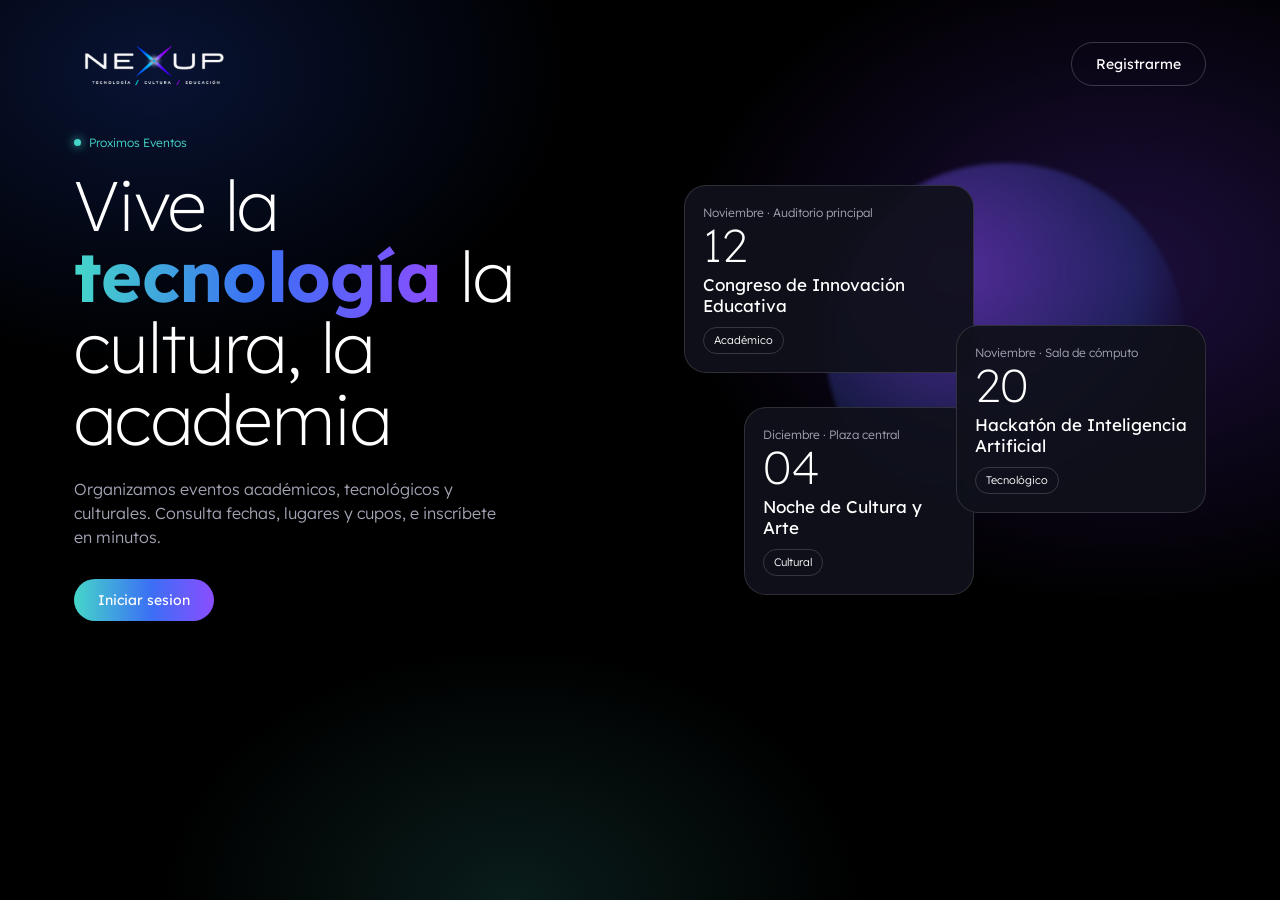
<file: index.html>
<!DOCTYPE html>
<html lang="es">

<head>
    <meta charset="UTF-8">
    <meta name="viewport" content="width=device-width, initial-scale=1.0">
    <title>NEXUP · Tecnología, cultura y educación</title>
    <link href="https://fonts.googleapis.com/css2?family=Lexend:wght@200;300;400;500&display=swap" rel="stylesheet">
    <link rel="stylesheet" href="style.css">
</head>

<body>
    <div class="glow"></div>
    <div class="wrap">
        <header>

            <a class="logo" href="#"><img src="image/logo nextup.png.png" alt="NEXUP"></a>


            <a class="btn btn-line" href="./pages/login.html">Registrarme</a>
        </header>

        <main>
            <section class="hero">
                <div>
                    <div class="tag"><i></i>Proximos Eventos</div>
                    <h1>Vive la <b><strong>tecnología</strong></b> la cultura, la academia</b></h1>
                    <p class="lead">Organizamos eventos académicos, tecnológicos y culturales. Consulta fechas, lugares
                        y cupos, e inscríbete en minutos.</p>
                    <div class="cta"><a class="btn btn-main" href="./pages/login.html">Iniciar sesion</a></div>
                </div>
                <div class="stage" aria-label="Eventos destacados">
                    <div class="orb"></div>
                    <article class="ev a">
                        <div class="d">Noviembre · Auditorio principal</div>
                        <p class="big">12</p>
                        <h3>Congreso de Innovación Educativa</h3>
                        <span class="chip">Académico</span>
                    </article>
                    <article class="ev b">
                        <div class="d">Noviembre · Sala de cómputo</div>
                        <p class="big">20</p>
                        <h3>Hackatón de Inteligencia Artificial</h3>
                        <span class="chip">Tecnológico</span>
                    </article>
                    <article class="ev c">
                        <div class="d">Diciembre · Plaza central</div>
                        <p class="big">04</p>
                        <h3>Noche de Cultura y Arte</h3>
                        <span class="chip">Cultural</span>
                    </article>
                </div>
            </section>
</file>
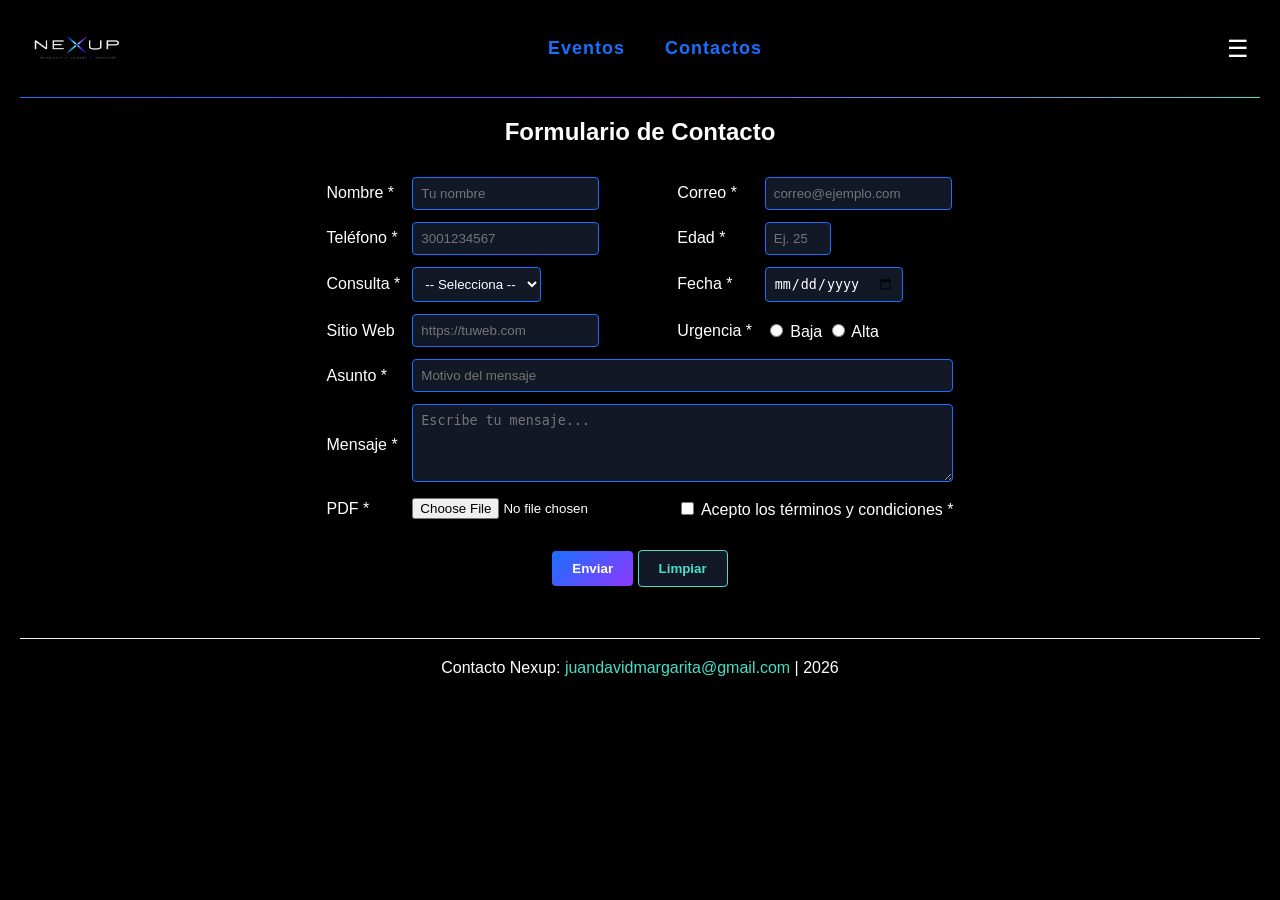
<file: pages/formulario.html>
<!DOCTYPE html>
<html lang="es">

<head>
    <meta charset="UTF-8">
    <title>Formulario de Contacto - NEXUP</title>
</head>
<link rel="stylesheet" href="../styles/styles_formulario.css">

<body>

    <table style="width: 100%; border-collapse: collapse; margin-bottom: 20px;">
        <tr>
            <td style="vertical-align: middle; text-align: left; width: 90px;">
                <a href="/index.html" title="Volver a la página principal" class="logo-circle-container">
                    <img src="../img/NEXUP_logo_blanco_transparente.png" alt="Logotipo NEXUP">
                </a>
            </td>
            <nav>
                <td style="vertical-align: middle; text-align: left;">
                    <span class="zona-desplazamiento">
                        <a href="eventos.html">Eventos</a>
                        <a href="formulario.html">Contactos</a>
                    </span>
                </td>
            </nav>
            <td style="vertical-align: middle; text-align: right; width: 80px; position: relative;">
                <details style="display: inline-block; position: relative;">
                    <summary style="cursor: pointer; list-style: none; font-size: 24px; padding: 5px 10px;"
                        title="Menú">☰</summary>
                    <div class="dropdown-menu">
                        <button class="btn-logout" onclick="cerrarSesion()">Cerrar Sesión</button>
                    </div>
                </details>
            </td>
        </tr>
    </table>

    <hr>

    <h2>Formulario de Contacto</h2>

    <form action="#" method="post">
        <table style="border-collapse: separate; border-spacing: 10px;">

            <tr>
                <td><label for="nombre">Nombre *</label></td>
                <td>
                    <input type="text" id="nombre" name="nombre" required minlength="3" maxlength="50"
                        pattern="[a-zA-ZáéíóúÁÉÍÓÚñÑ\s]+" title="Solo letras y espacios" placeholder="Tu nombre">
                </td>

                <td><label for="correo">Correo *</label></td>
                <td>
                    <input type="email" id="correo" name="correo" required maxlength="80"
                        pattern="[a-z0-9._%+-]+@[a-z0-9.-]+\.[a-z]{2,}$" title="Correo válido"
                        placeholder="correo@ejemplo.com">
                </td>
            </tr>

            <tr>
                <td><label for="telefono">Teléfono *</label></td>
                <td>
                    <input type="tel" id="telefono" name="telefono" required minlength="10" maxlength="10"
                        pattern="[0-9]{10}" title="10 dígitos exactos" placeholder="3001234567">
                </td>

                <td><label for="edad">Edad *</label></td>
                <td>
                    <input type="number" id="edad" name="edad" required min="18" max="100" title="Entre 18 y 100 años"
                        placeholder="Ej. 25">
                </td>
            </tr>

            <tr>
                <td><label for="tipo_consulta">Consulta *</label></td>
                <td>
                    <select id="tipo_consulta" name="tipo_consulta" required>
                        <option value="" disabled selected>-- Selecciona --</option>
                        <option value="soporte">Soporte</option>
                        <option value="ventas">Ventas</option>
                        <option value="reclamo">Reclamo</option>
                    </select>
                </td>

                <td><label for="fecha_contacto">Fecha *</label></td>
                <td>
                    <input type="date" id="fecha_contacto" name="fecha_contacto" required min="2026-10-23">
                </td>
            </tr>

            <tr>
                <td><label for="sitioweb">Sitio Web</label></td>
                <td>
                    <input type="url" id="sitioweb" name="sitioweb" placeholder="https://tuweb.com">
                </td>

                <td><label>Urgencia *</label></td>
                <td>
                    <input type="radio" id="baja" name="urgencia" value="baja" required> <label for="baja">Baja</label>
                    <input type="radio" id="alta" name="urgencia" value="alta"> <label for="alta">Alta</label>
                </td>
            </tr>

            <tr>
                <td><label for="asunto">Asunto *</label></td>
                <td colspan="3">
                    <input type="text" id="asunto" name="asunto" required minlength="5" maxlength="60"
                        style="width: 100%; box-sizing: border-box;" placeholder="Motivo del mensaje">
                </td>
            </tr>

            <tr>
                <td><label for="mensaje">Mensaje *</label></td>
                <td colspan="3">
                    <textarea id="mensaje" name="mensaje" rows="4" required minlength="20" maxlength="500"
                        style="width: 100%; box-sizing: border-box;" placeholder="Escribe tu mensaje..."></textarea>
                </td>
            </tr>

            <tr>
                <td><label for="archivo">PDF *</label></td>
                <td>
                    <input type="file" id="archivo" name="archivo" accept=".pdf" required>
                </td>
                <td colspan="2">
                    <input type="checkbox" id="terminos" name="terminos" required>
                    <label for="terminos">Acepto los términos y condiciones *</label>
                </td>
            </tr>

            <tr>
                <td colspan="4" style="text-align: center; padding-top: 20px;">
                    <button type="submit">Enviar</button>
                    <button type="reset">Limpiar</button>
                </td>
            </tr>

        </table>
    </form>

    <footer style="margin-top: 40px; text-align: center; width: 100%; padding: 20px 0; border-top: 1px solid #eeeeee;">
        Contacto Nexup: <a href="mailto:juandavidmargarita@gmail.com">juandavidmargarita@gmail.com</a> | 2026
    </footer>

    <script src="../js/login.js"></script>
</body>

</html>
</file>
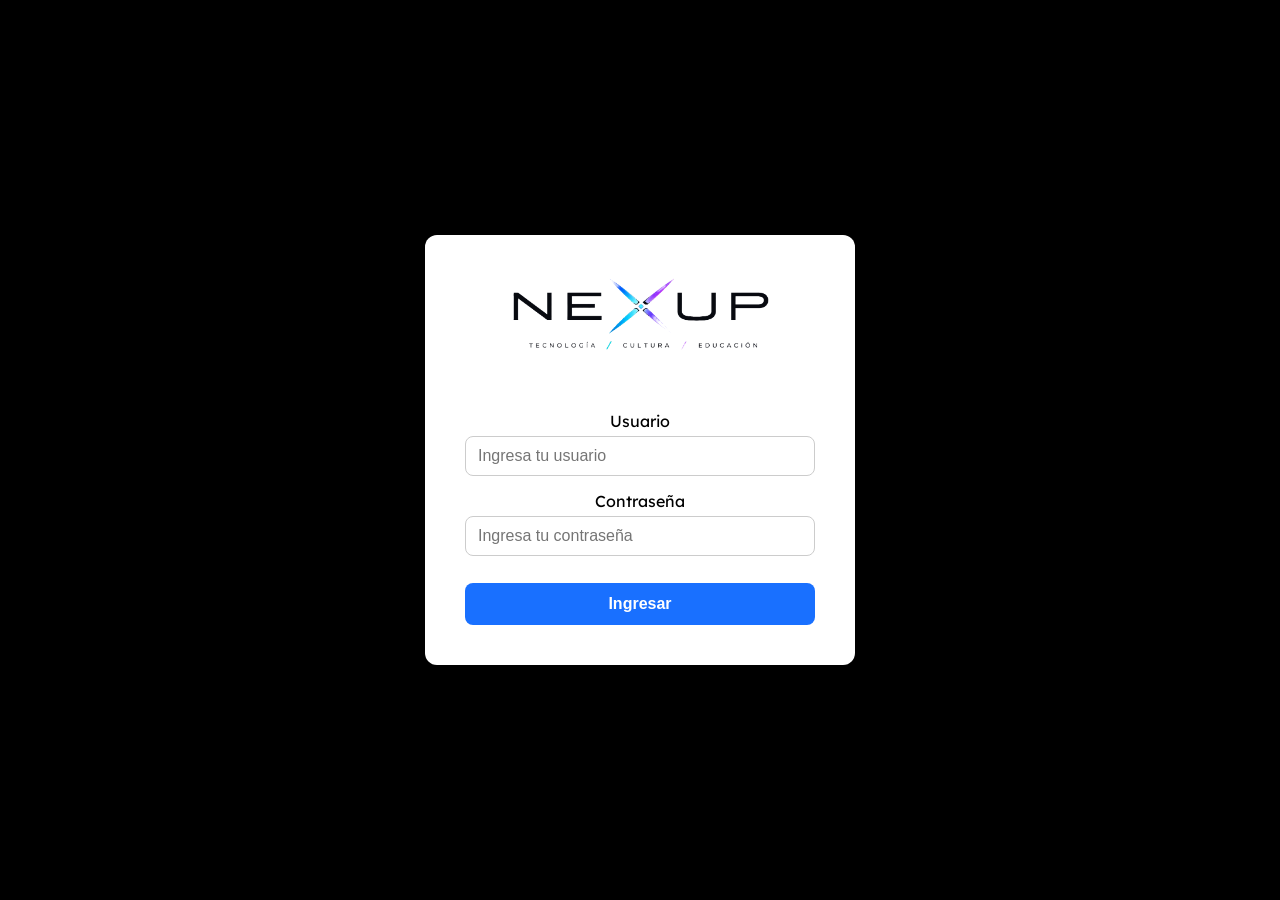
<file: pages/login.html>
<!DOCTYPE html>
<html lang="es">

<head>
    <meta charset="UTF-8">
    <meta name="viewport" content="width=device-width, initial-scale=1.0">
    <title>Login</title>
    <link rel="stylesheet" href="../styles/login.css">
    <link rel="stylesheet" href="https://fonts.googleapis.com/css2?family=Lexend:wght@200;300;400;500&display=swap">
</head>

<body>

    <div class="caja">
        <a href="../index.html">
            <img class="logo" src="../image/logo.png" alt="logo">
        </a>

        <form id="form-login" onsubmit="return validarLogin()">
            <div class="campo">
                <label for="usuario">Usuario</label>
                <input type="text" id="usuario" name="usuario" placeholder="Ingresa tu usuario">
            </div>

            <div class="campo">
                <label for="password">Contraseña</label>
                <input type="password" id="password" name="password" placeholder="Ingresa tu contraseña">
            </div>

            <button type="submit" class="btn-login">Ingresar</button>
        </form>
    </div>

    <script src="../js/login.js"></script>
</body>

</html>
</file>
<file: style.css>
:root{
    --bg:#000;
    --panel:#0d0e14;
    --line:#23242e;
    --txt:#fff;
    --mut:#a3a5b5;
    --blue:#3b6ff5;
    --violet:#8b4dff;
    --teal:#45d6c9;
box-sizing:border-box;
padding-top:env(safe-area-inset-top,0px);
padding-bottom:env(safe-area-inset-bottom,0px)
}
html{
    scroll-padding-top:env(safe-area-inset-top,0px);
    scroll-behavior:smooth
}
*,*::before,*::after{
    box-sizing:inherit
}
body{
    margin:0;
    background:var(--bg);
    color:var(--txt);
    font-family:'Lexend',system-ui,sans-serif;
    font-weight:300;
    line-height:1.5
}
a{
    color:inherit;
    text-decoration:none
}
a:focus-visible,button:focus-visible{
    outline:2px solid var(--teal);
    outline-offset:3px
}
.glow {
    position: fixed;        
    inset: 0;              
    z-index: 0;             
    pointer-events: none; 
    background:
        radial-gradient(600px 420px at 12% 8%, #1a3a9a55, transparent 70%),
        radial-gradient(640px 480px at 88% 30%, #6a35e044, transparent 70%),
        radial-gradient(500px 360px at 40% 100%, #45d6c922, transparent 70%);
}
.wrap {
    position:relative;
    z-index:1;
    max-width:1180px;
    margin:0 auto;
    padding:0 24px 40px 24px
}
header{
    display:flex;
    align-items:center;
    justify-content:space-between;
    padding:24px 0;
    gap:16px
}
.logo{
    display:flex;
    align-items:center;
    font-weight:300;
    letter-spacing:.32em;
    font-size:22px
}
.logo img{
    height:80px;
    width:auto;
    display:block
}
nav{
    display:flex;
    gap:32px;
    font-size:14px;
    color:var(--mut)
}
nav a:hover{
    color:#fff
}
.btn{
    display:inline-flex;
    align-items:center;
    gap:10px;
    border-radius:999px;
    padding:12px 24px;
    font:400 14px 'Lexend',sans-serif;
    cursor:pointer;
    border:0;
    transition:transform .20s
}
.btn:hover{
    transform:translateY(-2px)
}
.btn-main{
    background:linear-gradient(90deg,var(--teal),var(--blue) 55%,var(--violet));
    color:#fff
}
.btn-line{
    border:1px solid #fff3;
    color:#fff;
    background:transparent
}
.layout{
    display:grid;
    grid-template-columns:56px 1fr;
    gap:28px;
    margin-top:8px
}
.hero{
    display:grid;
    grid-template-columns:1.05fr .95fr;
    gap:32px;
    align-items:center;
    min-height:470px
}
.tag{
    display:inline-flex;
    align-items:center;
    gap:8px;
    font-size:12px;
    color:var(--teal);
    margin-bottom:18px
}
.tag i{
    width:7px;
    height:7px;
    border-radius:50%;
    background:var(--teal);
    box-shadow:0 0 10px var(--teal)
}
h1{
    font-weight:200;
    font-size:clamp(38px,5.6vw,70px);
    line-height:1.02;
    letter-spacing:-.01em;
    margin:0 0 22px
}
h1 b{
    font-weight:400;
    background:linear-gradient(90deg,var(--teal),var(--blue),var(--violet));
    -webkit-background-clip:text;
    background-clip:text;
    color:transparent
}
.lead{
    color:var(--mut);
    max-width:430px;
    margin:0 0 30px
}
.cta{
    display:flex;
    gap:12px;
    flex-wrap:wrap
}
.stage{
    position:relative;
    height:440px
}
.orb{
    position:absolute;
    right:4%;
    top:2%;
    width:360px;
    height:360px;
    max-width:90%;
    border-radius:50%;
    background:radial-gradient(circle at 35% 30%,#8b4dff88,#3b6ff533 55%,transparent 72%);
    filter:blur(2px)
}
.ev{
    position:absolute;
    background:#10111aee;
    border:1px solid #ffffff22;
    border-radius:22px;
    padding:18px;
    backdrop-filter:blur(8px)
}
.ev .d{
    font-size:12px;
    color:var(--mut)
}
.ev h3{
    font-weight:400;
    font-size:17px;
    margin:6px 0 10px;
    line-height:1.25
}
.chip{
    display:inline-block;
    font-size:11px;
    padding:4px 10px;
    border-radius:999px;
    border:1px solid #ffffff2a;
    color:#fff
}
.ev.a{
    width:290px;
    left:0;
    top:30px;
    z-index:2
}
.ev.b{
    width:250px;
    right:0;
    top:170px;
    z-index:3
}
.ev.c{
    width:230px;
    left:60px;
    bottom:0;
    z-index:2
}
.big{
    font-size:46px;
    font-weight:200;
    line-height:1;
    margin:0
}
</file>
<file: styles/styles_formulario.css>
.zona-desplazamiento {
    display: inline-flex;
    gap: 40px;
    justify-content: center;
    /* Centra los elementos horizontalmente */
    align-items: center;
    /* Centra los elementos verticalmente */
    width: 100%;
    /* Ocupa todo el ancho disponible para permitir el centrado */
}

.zona-desplazamiento a {
    font-size: 18px;
    font-weight: bold;
    color: #1970FF;
    text-decoration: none;
    text-transform: capitalize;
    letter-spacing: 1px;
    transition: color 0.3s ease, text-shadow 0.3s ease;
}

.zona-desplazamiento a:hover {
    color: #1970FF;
    text-shadow: 0 0 8px rgba(25, 112, 255, 0.6);
}

.logo-circle-container {
    width: 110px;
    height: 55px;
    border-radius: 28px;
    display: flex;
    align-items: center;
    justify-content: center;
    overflow: hidden;
    transition: all 0.3s ease;
}

.logo-circle-container:hover {
    box-shadow: 0 0 15px rgba(73, 222, 200, 0.6);
    transform: scale(1.03);
}

.logo-circle-container img {
    width: 90%;
    height: 90%;
    object-fit: contain;
}

h2 {
    text-align: center;
}

form {
    display: flex;
    align-items: center;
    justify-content: center;
}

body {
    background-color: black;
    color: #ffffff;
    font-family: sans-serif;
    margin: 0;
    padding: 20px;
}

table {
    color: #ffffff;
}

input[type="text"],
input[type="email"],
input[type="tel"],
input[type="number"],
input[type="date"],
input[type="url"],
select,
textarea {
    background-color: #121826;
    color: #ffffff;
    border: 1px solid #1970FF;
    padding: 8px;
    border-radius: 4px;
}

input:focus,
select:focus,
textarea:focus {
    outline: none;
    border-color: #1970FF;
    box-shadow: 0 0 8px rgba(25, 112, 255, 0.6);
}

.dropdown-menu {
    position: absolute;
    right: 0;
    top: 100%;
    background-color: #121826;
    border: 1px solid #8E37FF;
    padding: 10px;
    border-radius: 6px;
    box-shadow: 0 4px 12px rgba(0, 0, 0, 0.5);
    z-index: 100;
}

.btn-logout {
    display: inline-block;
    background: linear-gradient(135deg, #1970FF, #8E37FF);
    color: #ffffff;
    padding: 8px 16px;
    border-radius: 4px;
    text-decoration: none;
    font-family: sans-serif;
    font-size: 14px;
    font-weight: bold;
    text-align: center;
    transition: all 0.3s ease;
}

.btn-logout:hover {
    background: #49DEC8;
    color: #0b0f19;
    box-shadow: 0 0 10px rgba(73, 222, 200, 0.6);
}

button[type="submit"] {
    background: linear-gradient(135deg, #1970FF, #8E37FF);
    color: #ffffff;
    border: none;
    padding: 10px 20px;
    border-radius: 4px;
    cursor: pointer;
    font-weight: bold;
}

button[type="reset"] {
    background-color: #121826;
    color: #49DEC8;
    border: 1px solid #49DEC8;
    padding: 10px 20px;
    border-radius: 4px;
    cursor: pointer;
    font-weight: bold;
}

button[type="submit"]:hover {
    opacity: 0.9;
}

button[type="reset"]:hover {
    background-color: #49DEC8;
    color: #0b0f19;
}

a {
    color: #49DEC8;
    text-decoration: none;
}

a:hover {
    text-decoration: underline;
}

hr {
    border: 0;
    height: 1px;
    background: linear-gradient(90deg, #1970FF, #8E37FF, #49DEC8);
}

details div {
    background-color: #121826;
    border: 1px solid #8E37FF;
    border-radius: 4px;
}

details div a {
    color: #ffffff;
}

details div a:hover {
    color: #49DEC8;
}
</file>
<file: styles/login.css>
body{
    margin: 0;
    height: 100vh;
    display: flex;
    justify-content: center;
    align-items: center;
    background-color: #000000;
    font-family:'lexend', system-ui, sans-serif;
    Font-weight:400;
}

.logo{
    width: 300px;
    margin-bottom: 50px;
}

/*Recuadro*/
.caja{
    width: 350px;
    padding: 40px;
    background-color: #ffffff;
    border-radius: 12px;
    text-align: center;
}

.caja h2{
    margin-top: 0;
    color: #1970FF;
}

/*Campos*/
.campo{
    margin-bottom: 15px;
}

.campo label{
    display: block;
    margin-bottom: 5px;
    font-weight: 400;
    color: #000000;
}

.campo input{
    width: 100%;
    padding: 10px 12px;
    border: 1px solid #cccccc;
    border-radius: 8px;
    font-size: 1rem;
    box-sizing: border-box;
}

.campo input:focus{
    outline: none;
    border-color: #1970FF;
}

/*Botón*/
.btn-login{
    width: 100%;
    padding: 12px;
    margin-top: 12px;
    background-color: #1970FF;
    color: #ffffff;
    border: none;
    border-radius: 8px;
    font-size: 1rem;
    font-weight: 600;
    cursor: pointer;
}

.btn-login:hover{
    background-color: #8E37FF;
}
</file>
